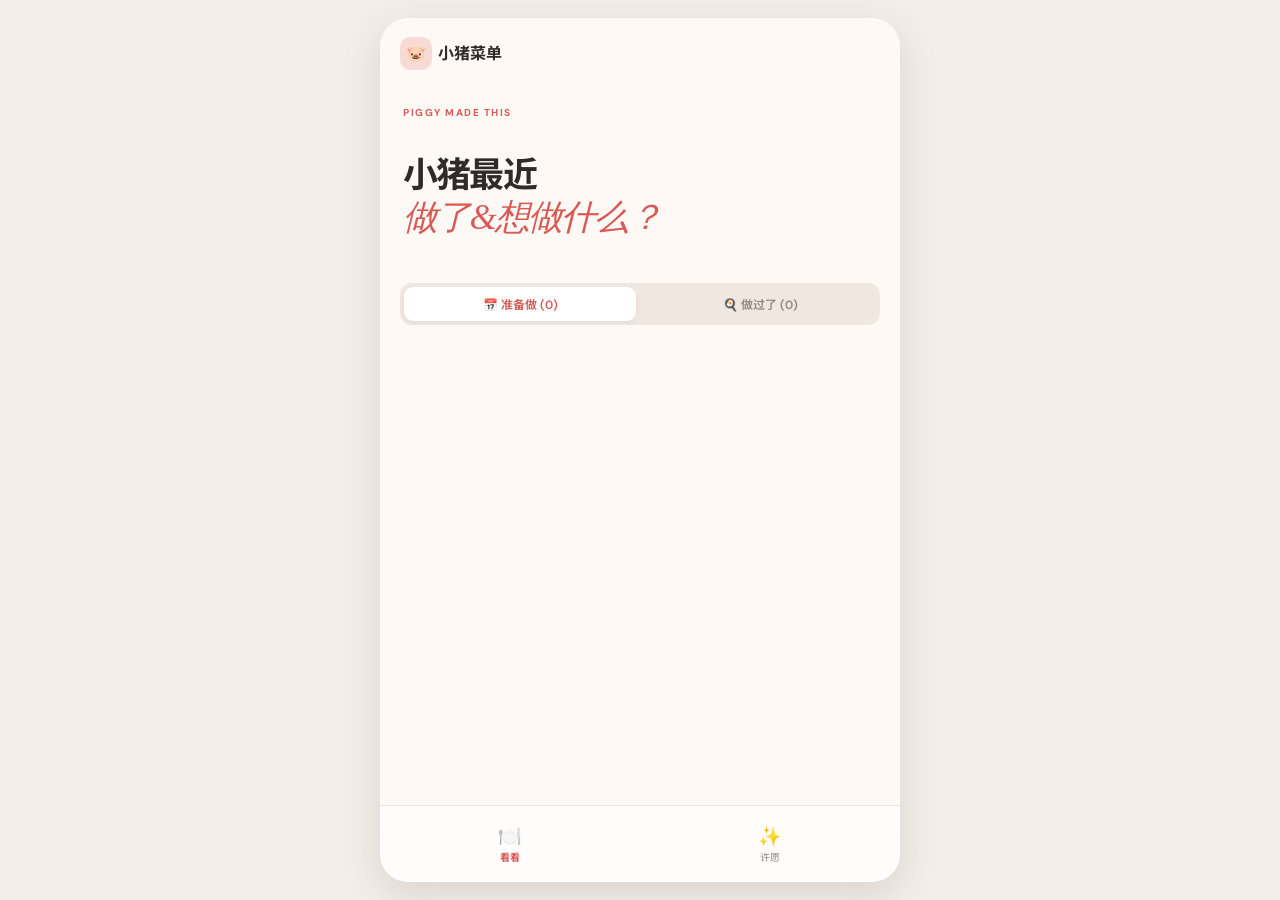
<file: index.html>
<!doctype html>
<html lang="zh-CN">
<head>
  <meta charset="UTF-8">
  <meta name="viewport" content="width=device-width,initial-scale=1,viewport-fit=cover">
  <title>小猪菜单 - 朋友端</title>
  <link rel="preconnect" href="https://fonts.googleapis.com">
  <link rel="preconnect" href="https://fonts.gstatic.com" crossorigin>
  <link href="https://fonts.googleapis.com/css2?family=DM+Sans:wght@400;500;600;700&family=Noto+Sans+SC:wght@400;500;600;700&display=swap" rel="stylesheet">
  <link rel="stylesheet" href="css/common.css">
  <link rel="stylesheet" href="css/friend.css">
</head>
<body>
  <main class="app-shell">
    <section class="workspace page is-active" id="workspacePage">
      <header>
        <div class="brand"><span>🐷</span><b>小猪菜单</b></div>
      </header>

      <!-- 1. 看看页（默认激活）：展示小猪做过的菜，根据数据库/JS 动态更新 -->
      <section id="friendFeed" class="view active">
        <div class="intro">
          <p class="eyebrow">PIGGY MADE THIS</p>
          <h1>小猪最近<br><em>做了&想做什么？</em></h1>
        </div>
        <!--分类切换按钮-->
        <div class="sub-tabs">
            <button class="sub-tab active" data-type="plans">📅 准备做 (<span id="plansCount">0</span>)</button>
            <button class="sub-tab" data-type="cooked">🍳 做过了 (<span id="cookedCount">0</span>)</button>
        </div>
        <!-- 内容列表容器 -->
         <div id="friendFeedList" class="list"></div>
      </section>

      <!-- 2. 许愿页：朋友给小猪点菜 -->
      <section id="friendWish" class="view">
        <div class="intro">
          <p class="eyebrow">MAKE A WISH</p>
          <h1>想让小猪<br><em>试试什么？</em></h1>
        </div>
        <form class="form-card" id="wishForm">
          <label>菜名<input required name="dish" placeholder="例如：泰式绿咖喱鸡"></label>
          <label>小红书灵感链接 <span>可选</span><input name="link" type="url" placeholder="粘贴帖子链接"></label>
          <button class="primary">把愿望交给小猪</button>
        </form>
        <div class="heading">
          <h2>我的愿望</h2>
        </div>
        <div id="friendWishList" class="list"></div>
      </section>

      <!-- 底部导航栏：极简双选项卡 -->
      <nav id="nav">
        <button class="active" data-target="friendFeed">🍽️<small>看看</small></button>
        <button data-target="friendWish">✨<small>许愿</small></button>
      </nav>
    </section>
  </main>

  <div class="toast" id="toast"></div>
  <script src="js/supabase.js"></script>
  <script src="js/friend.js"></script>
</body>
</html>
</file>
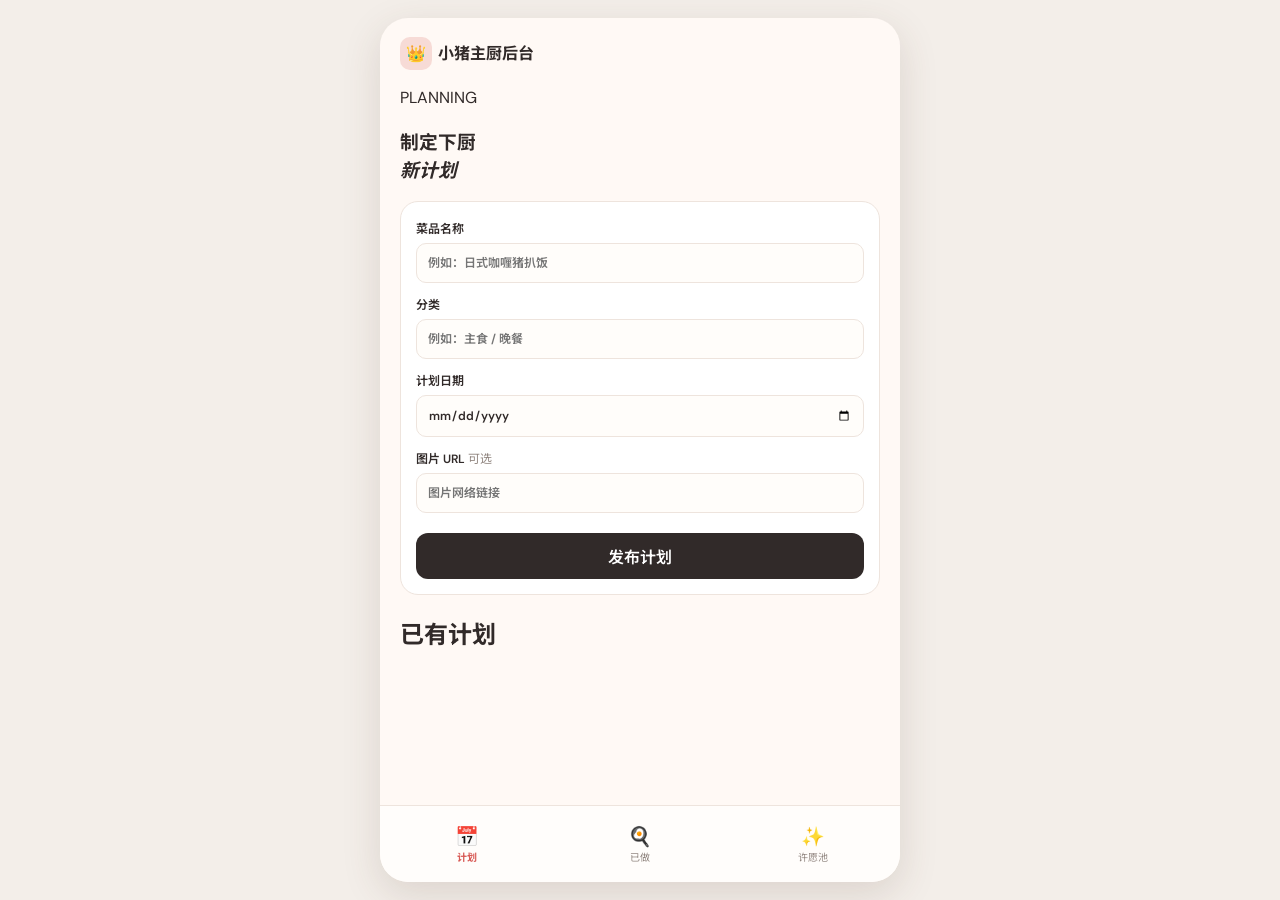
<file: admin.html>
<!doctype html>
<html lang="zh-CN">
<head>
  <meta charset="UTF-8">
  <meta name="viewport" content="width=device-width,initial-scale=1,viewport-fit=cover">
  <title>小猪菜单 - 管理后台</title>
  <link rel="preconnect" href="https://fonts.googleapis.com">
  <link rel="preconnect" href="https://fonts.gstatic.com" crossorigin>
  <link href="https://fonts.googleapis.com/css2?family=DM+Sans:wght@400;500;600;700&family=Noto+Sans+SC:wght@400;500;600;700&display=swap" rel="stylesheet">
  <link rel="stylesheet" href="css/common.css">
  <link rel="stylesheet" href="css/admin.css">
</head>
<body>
  <main class="app-shell">
    <section class="workspace page is-active">
      <header>
        <div class="brand"><span>👑</span><b>小猪主厨后台</b></div>
      </header>

      <!-- 1. 做饭计划管理 -->
      <section id="adminPlans" class="view active">
        <div class="intro">
          <p class="eyebrow">PLANNING</p>
          <h1>制定下厨<br><em>新计划</em></h1>
        </div>

        <form class="form-card" id="planForm">
          <label>菜品名称<input required name="name" placeholder="例如：日式咖喱猪扒饭"></label>
          <label>分类<input name="category" placeholder="例如：主食 / 晚餐"></label>
          <label>计划日期<input type="date" name="planned_date" required></label>
          <label>图片 URL <span>可选</span><input name="image_url" type="url" placeholder="图片网络链接"></label>
          <button class="primary" type="submit">发布计划</button>
        </form>

        <div class="heading"><h2>已有计划</h2></div>
        <div id="adminPlanList" class="list"></div>
      </section>

      <!-- 2. 下厨记录管理 -->
      <section id="adminCooked" class="view">
        <div class="intro">
          <p class="eyebrow">COOKED DISHES</p>
          <h1>记录一道<br><em>刚做完的菜</em></h1>
        </div>

        <form class="form-card" id="cookedForm">
          <label>菜名<input required name="name" placeholder="例如：红烧肉"></label>
          <label>口感味道<input name="taste" placeholder="例如：咸甜适中，软烂入味"></label>
          <label>改进心得<textarea name="improvement" placeholder="例如：下次糖可以少放一点，收汁再久点"></textarea></label>
          <label>图片 URL <span>可选</span><input name="image_url" type="url" placeholder="成品照片链接"></label>
          <button class="primary" type="submit">存入下厨档案</button>
        </form>

        <div class="heading"><h2>做过记录</h2></div>
        <div id="adminCookedList" class="list"></div>
      </section>

      <!-- 3. 朋友许愿池处理 -->
      <section id="adminWishes" class="view">
        <div class="intro">
          <p class="eyebrow">WISH LIST</p>
          <h1>朋友们的<br><em>点菜心愿</em></h1>
        </div>
        <div id="adminWishList" class="list"></div>
      </section>

      <!-- 底部导航 -->
      <nav id="nav">
        <button class="active" data-target="adminPlans">📅<small>计划</small></button>
        <button data-target="adminCooked">🍳<small>已做</small></button>
        <button data-target="adminWishes">✨<small>许愿池</small></button>
      </nav>
    </section>
  </main>

  <div class="toast" id="toast"></div>

  <!-- JS 依赖加载 -->
  <script src="js/supabase.js"></script>
  <script src="js/admin.js"></script>
</body>
</html>
</file>
<file: css/common.css>
:root {
  --ink: #312a29;
  --muted: #928781;
  --cream: #fff9f5;
  --pink: #f7dbd6;
  --red: #d85a56;
  --line: #eee4dd;
  --green: #5c8278;
}

/* 基础重置 */
* {
  box-sizing: border-box;
}

body {
  margin: 0;
  background: #f3eee9;
  color: var(--ink);
  font-family: "DM Sans", "Noto Sans SC", sans-serif;
}

button,
input,
select {
  font: inherit;
}

button {
  border: 0;
  cursor: pointer;
}

/* 容器与页面布局 */
.app-shell {
  min-height: 100dvh;
  max-width: 520px;
  margin: auto;
  padding: 15px 20px 100px;
  background: var(--cream);
}

.page {
  display: none;
}

.page.is-active {
  display: block;
}

.view {
  display: none;
}

.view.active {
  display: block;
}

.workspace header {
  height: 38px;
  display: flex;
  justify-content: space-between;
  align-items: center;
}

.brand span {
  padding: 6px;
  background: var(--pink);
  border-radius: 10px;
  margin-right: 6px;
}

/* 子选项卡 */
.sub-tabs {
  display: flex;
  gap: 8px;
  margin: 12px 0 18px;
  padding: 4px;
  background: #f0e7e1;
  border-radius: 12px;
}

.sub-tab {
  flex: 1;
  padding: 8px 12px;
  border-radius: 9px;
  background: transparent;
  color: var(--muted);
  font-size: 12px;
  font-weight: 600;
  transition: all 0.2s;
}

.sub-tab.active {
  background: #fff;
  color: var(--red);
  box-shadow: 0 2px 6px rgba(0, 0, 0, 0.05);
}

/* 导航与浮动控件 */
nav {
  position: fixed;
  bottom: 0;
  left: 50%;
  transform: translateX(-50%);
  width: min(520px, 100%);
  height: 77px;
  display: flex;
  background: #fffdfb;
  border-top: 1px solid var(--line);
  z-index: 100;
}

nav button {
  flex: 1;
  background: none;
  color: var(--muted);
  font-size: 19px;
}

nav button small {
  display: block;
  font-size: 10px;
}

nav button.active {
  color: var(--red);
  font-weight: 700;
}

/* 弹窗与提示 */
.toast {
  position: fixed;
  z-index: 1000;
  bottom: 91px;
  left: 50%;
  transform: translate(-50%, 15px);
  opacity: 0;
  padding: 10px 15px;
  border-radius: 22px;
  background: #2c2928;
  color: #fff;
  font-size: 12px;
  white-space: nowrap;
  transition: 0.2s;
}

.toast.show {
  opacity: 1;
  transform: translate(-50%, 0);
}

.empty {
  padding: 25px;
  text-align: center;
  color: var(--muted);
  font-size: 13px;
}

/* 桌面端适配 */
@media (min-width: 600px) {
  body {
    padding: 18px;
  }

  .app-shell {
    min-height: calc(100dvh - 36px);
    border-radius: 28px;
    box-shadow: 0 12px 38px #563e3226;
  }

  nav {
    bottom: 18px;
    border-radius: 0 0 28px 28px;
  }
}
</file>
<file: css/friend.css>
/* 排版与标示 */
.eyebrow {
  margin: 0 0 7px;
  color: var(--red);
  font-size: 10px;
  font-weight: 700;
  letter-spacing: 1.5px;
}

h1 {
  font-size: 35px;
  line-height: 1.2;
  letter-spacing: -1.8px;
  margin-bottom: 10px;
}

h1 em {
  font-family: Georgia, serif;
  color: var(--red);
  font-weight: 400;
}

.intro {
  padding: 35px 3px 22px;
}

.heading {
  padding: 2px 1px 14px;
}

.heading h2 {
  margin: 0;
  font-size: 21px;
}

/* 列表与卡片 */
.list {
  display: flex;
  flex-direction: column;
  gap: 12px;
}

.cooked,
.wish {
  position: relative;
  display: flex;
  gap: 12px;
  padding: 12px;
  border: 1px solid var(--line);
  border-radius: 17px;
  background: #fff;
  align-items: flex-start;
}

.cooked img {
  width: 105px;
  height: 150px;
  border-radius: 12px;
  object-fit: cover;
}

.cooked small,
.wish small {
  font-size: 10px;
  color: var(--muted);
}

.cooked h3 {
  margin: 4px 0 9px;
  font-size: 17px;
}

.cooked p {
  margin: 5px 0;
  color: var(--muted);
  font-size: 11px;
}

.wish h3 {
  margin: 0 0 5px;
  font-size: 15px;
}

.wish p {
  margin: 1px 0 5px;
  color: var(--muted);
  font-size: 11px;
}

.wish p b {
  color: var(--ink);
}

.wish a {
  font-size: 10px;
  color: #b65c56;
  text-decoration: none;
}

/* 愿望卡片头像与支持者列表 */
.avatar {
  width: 32px;
  height: 32px;
  display: grid;
  place-items: center;
  flex: none;
  border-radius: 50%;
  background: var(--green);
  color: #fff;
  font-size: 12px;
}

.supporters {
  display: flex;
  flex-wrap: wrap;
  gap: 4px;
  margin: 4px 0 8px;
}

.supporters span {
  padding: 3px 6px;
  border-radius: 8px;
  background: #f4eee8;
  color: #897a73;
  font-size: 10px;
}

/* 愿望 +1 专属按钮（按原作者 actions 按钮风格设计） */
.wish-action {
  margin-left: auto;
  align-self: center;
}

.btn-plus-one {
  padding: 6px 10px;
  border-radius: 12px;
  background: #fff2ef;
  color: var(--red);
  font-size: 11px;
  font-weight: 700;
  transition: all 0.2s;
}

.btn-plus-one:active {
  background: var(--red);
  color: #fff;
}

/* ====================
   表单与按钮补充样式
   ==================== */

/* 表单外层白色卡片 */
.form-card {
  padding: 18px;
  border: 1px solid var(--line);
  border-radius: 18px;
  background: #fff;
  margin-bottom: 24px;
}

/* Label 标签（换行居上） */
.form-card label {
  display: block;
  margin-bottom: 14px;
  font-size: 13px;
  font-weight: 600;
  color: var(--ink);
}

.form-card label span {
  color: var(--muted);
  font-weight: 400;
  font-size: 11px;
  margin-left: 4px;
}

/* 输入框统一排版 */
.form-card input {
  display: block;
  width: 100%;
  margin-top: 6px;
  padding: 10px 12px;
  border: 1px solid var(--line);
  border-radius: 10px;
  background: #fffdfa;
  outline-color: var(--red);
  font-size: 13px;
  color: var(--ink);
}

.form-card input::placeholder {
  color: #c4b8b2;
}

/* 主提交按钮（深色高亮） */
.primary {
  display: block;
  width: 100%;
  height: 44px;
  line-height: 44px;
  border-radius: 12px;
  background: var(--ink);
  color: #fff;
  font-size: 13px;
  font-weight: 600;
  text-align: center;
  margin-top: 8px;
  transition: background 0.2s;
}

.primary:active {
  background: var(--red);
}

/* 卡片容器：确保图片不会溢出卡片边框 */
.card, .idea-item, .dish-item {
  position: relative;
  overflow: hidden; /* 裁剪超出卡片的内容 */
  border-radius: 12px; /* 根据你的卡片圆角调整 */
}

/* 渲染在卡片内的图片：强制宽度 100% 适应父容器 */
.card img, .idea-item img, .dish-item img {
  width: 100%;
  max-width: 100%;
  height: auto;
  max-height: 220px; /* 限制图片最大高度，防止大图撑得太长 */
  object-fit: cover; /* 保持比例裁剪充填 */
  display: block;
  border-radius: 8px; /* 内部图片的圆角 */
  margin-bottom: 10px;
}

.timeline-card { overflow: hidden; }
.timeline-card img, article.cooked img {
  width: 100%;
  max-width: 100%;
  height: 180px;
  object-fit: cover;
  border-radius: 12px;
  display: block;
  margin-bottom: 10px;
}

/* 单行日历卡片布局 */
.timeline-list {
  display: flex;
  flex-direction: column;
  gap: 12px;
}

.timeline-item {
  display: flex;
  align-items: center;
  gap: 12px;
}

.timeline-date {
  min-width: 48px;
  text-align: center;
  display: flex;
  flex-direction: column;
  align-items: center;
  justify-content: center;
}

.timeline-date .day {
  font-size: 18px;
  font-weight: 800;
  color: var(--ink);
  line-height: 1;
}

.timeline-date .month {
  font-size: 11px;
  color: var(--muted);
  margin-top: 2px;
}

.timeline-card-compact {
  flex: 1;
  display: flex;
  align-items: center;
  gap: 12px;
  background: #fff;
  padding: 10px 14px;
  border-radius: 14px;
  border: 1px solid var(--line);
  box-shadow: 0 2px 6px rgba(0,0,0,0.02);
}

.timeline-thumb {
  width: 48px;
  height: 48px;
  border-radius: 10px;
  overflow: hidden;
  flex-shrink: 0;
}

.timeline-thumb img {
  width: 100%;
  height: 100%;
  object-fit: cover;
  display: block;
}

.timeline-info {
  flex: 1;
  min-width: 0;
  display: flex;
  flex-direction: column;
  gap: 4px;
}

.timeline-header {
  display: flex;
  align-items: center;
  gap: 8px;
}

.timeline-header h3 {
  margin: 0;
  font-size: 15px;
  font-weight: 700;
  color: var(--ink);
  white-space: nowrap;
  overflow: hidden;
  text-overflow: ellipsis;
}

.timeline-header .tag {
  font-size: 10px;
  padding: 2px 6px;
  border-radius: 6px;
  background: #f4eee8;
  color: #897a73;
  white-space: nowrap;
}

.ref-link {
  font-size: 11px;
  color: var(--red);
  text-decoration: none;
  font-weight: 500;
  width: fit-content;
}

.ref-link:hover {
  text-decoration: underline;
}

.timeline-actions button {
  padding: 6px 10px;
  border-radius: 10px;
  background: var(--cream);
  font-size: 11px;
  font-weight: 600;
  white-space: nowrap;
}
</file>
<file: css/admin.css>
/* 表单控件与卡片 */
.form-card {
  padding: 17px 15px 15px;
  border: 1px solid var(--line);
  border-radius: 18px;
  background: #fff;
  margin-top: 10px;
}

label {
  display: block;
  margin-bottom: 12px;
  font-size: 12px;
  font-weight: 600;
}

label span {
  color: var(--muted);
  font-weight: 400;
}

input,
select,
textarea {
  display: block;
  width: 100%;
  margin-top: 6px;
  padding: 11px;
  border: 1px solid var(--line);
  border-radius: 10px;
  background: #fffdfa;
  outline-color: var(--red);
  font-size: 12px;
  color: var(--ink);
}

textarea {
  min-height: 70px;
  resize: vertical;
}

.primary {
  width: 100%;
  height: 46px;
  border-radius: 12px;
  background: var(--ink);
  color: #fff;
  font-weight: 600;
  margin-top: 8px;
  transition: background 0.2s;
}

.primary:active {
  background: var(--red);
}

/* 强制修复加号浮动按钮 */
.add {
  display: flex !important;
  align-items: center;
  justify-content: center;
  position: fixed !important;
  right: 20px !important;
  bottom: 90px !important;
  left: auto !important;
  width: 52px !important;
  height: 52px !important;
  border-radius: 50% !important;
  background: var(--red) !important;
  color: #fff !important;
  font-size: 28px !important;
  line-height: 1 !important;
  box-shadow: 0 6px 16px rgba(216, 90, 86, 0.4) !important;
  z-index: 99 !important;
}

@media (min-width: 600px) {
  .add {
    right: calc(50vw - 240px) !important;
    bottom: 105px !important;
  }
}

/* ====================
   许愿池卡片独立框与布局
   ==================== */

.wish {
  display: flex;
  align-items: center;
  gap: 12px;
  padding: 16px;
  margin-bottom: 12px;
  border: 1px solid var(--line);
  border-radius: 18px;
  background: #fff;
  box-shadow: 0 2px 8px rgba(0, 0, 0, 0.02);
}

/* 圆形头像 */
.avatar {
  width: 36px;
  height: 36px;
  min-width: 36px;
  display: grid;
  place-items: center;
  border-radius: 50%;
  background: var(--green);
  color: #fff;
  font-size: 13px;
  font-weight: 600;
}

/* 中间内容区自适应扩展 */
.wish-content {
  flex: 1;
  min-width: 0;
}

.wish-content p {
  margin: 0 0 4px;
  font-size: 11px;
  color: var(--muted);
}

.wish-content p b {
  color: var(--ink);
}

.wish-content h3 {
  margin: 0 0 6px;
  font-size: 16px;
  font-weight: 700;
  color: var(--ink);
}

/* 标签云气泡 */
.supporters {
  display: flex;
  flex-wrap: wrap;
  gap: 4px;
}

.supporters span {
  padding: 2px 7px;
  border-radius: 8px;
  background: #f4eee8;
  color: #897a73;
  font-size: 10px;
}

/* 右侧按钮容器置右居中 */
.wish-action {
  margin-left: auto;
  flex-shrink: 0;
}

.btn-adopt {
  padding: 8px 12px;
  border-radius: 12px;
  background: var(--ink);
  color: #fff;
  font-size: 11px;
  font-weight: 600;
  transition: all 0.2s;
  white-space: nowrap;
}

.btn-adopt:active {
  background: var(--red);
}
</file>
